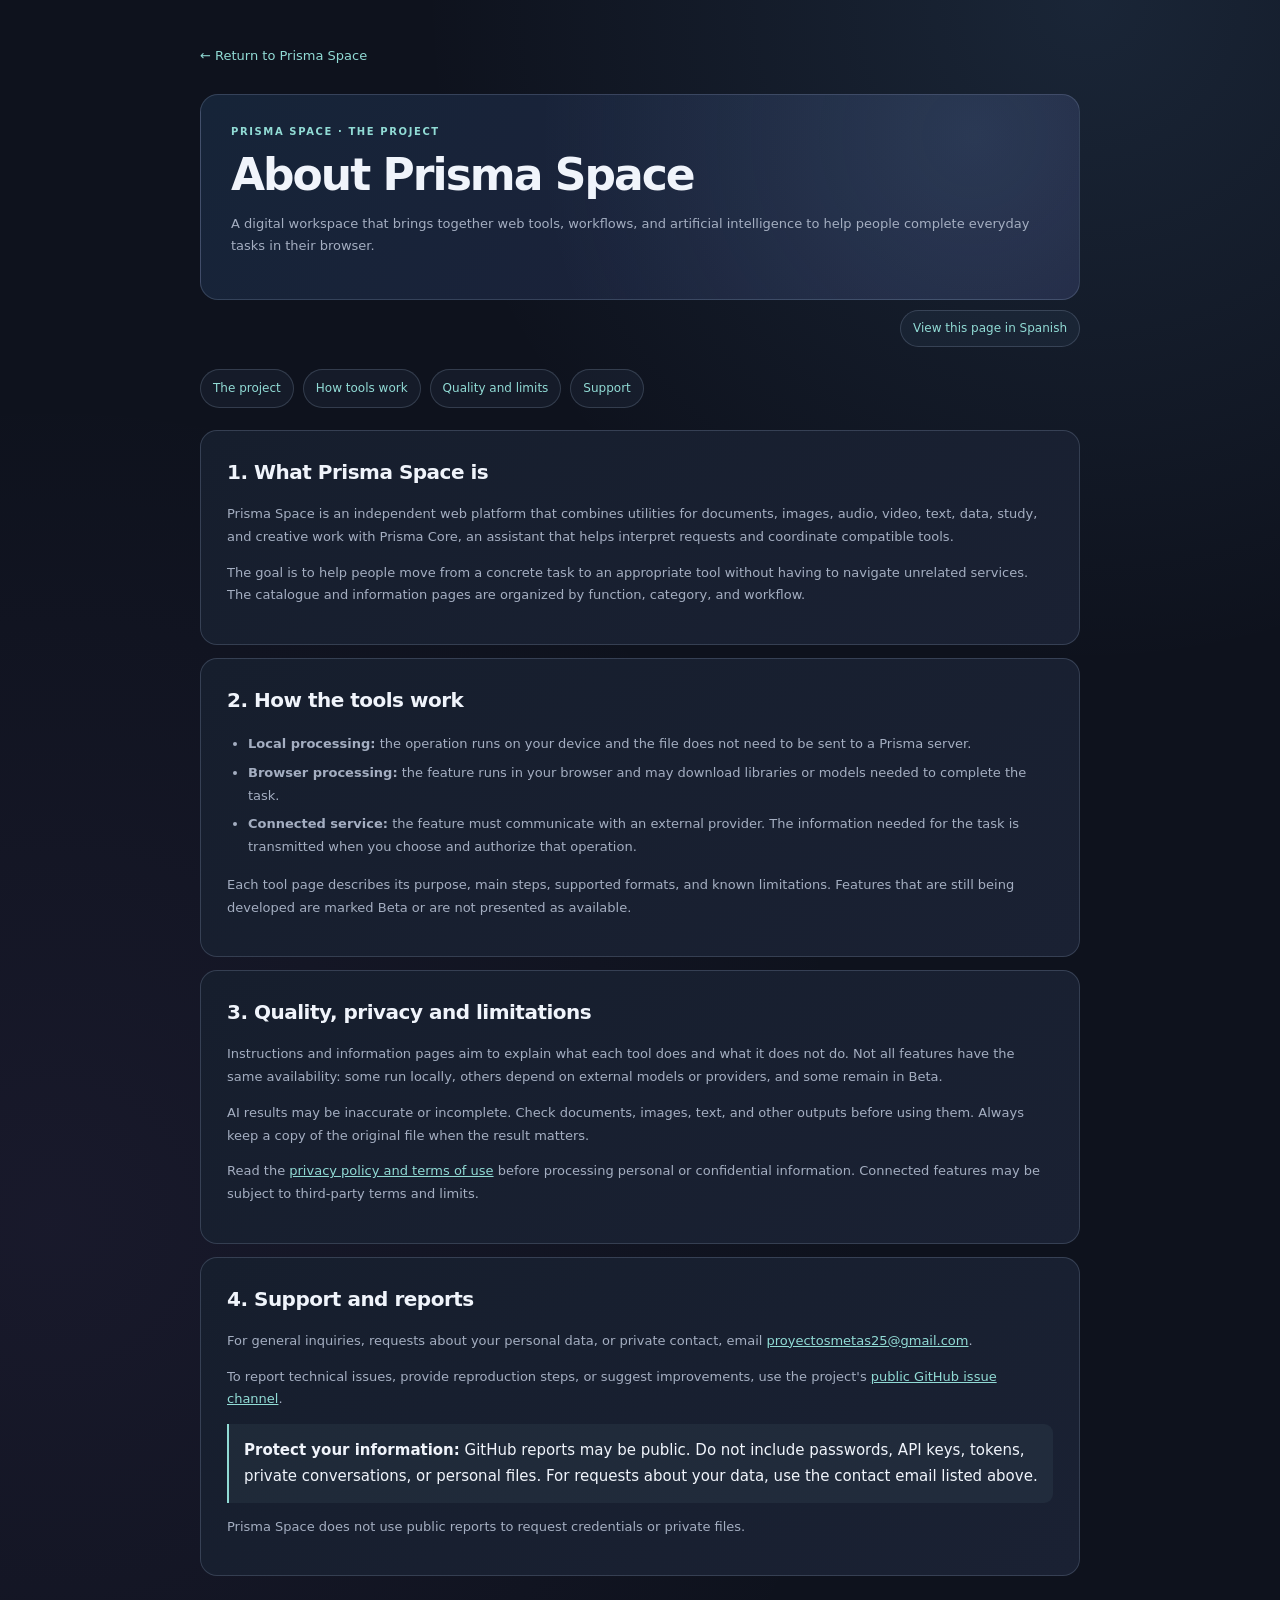
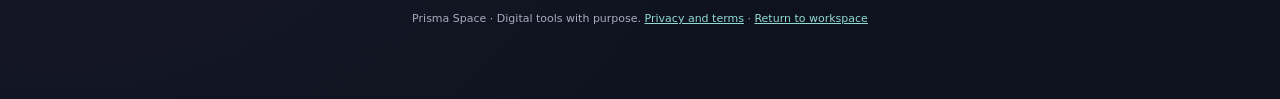
<file: prisma/about.en.html>
<!doctype html>
<html lang="en" data-theme="dark">
<head>
  <link rel="canonical" href="https://prismaspace.space/en/about">
  <link rel="alternate" hreflang="es" href="https://prismaspace.space/acerca">
  <link rel="alternate" hreflang="en" href="https://prismaspace.space/en/about">
  <link rel="alternate" hreflang="x-default" href="https://prismaspace.space/acerca">
  <meta property="og:locale" content="en_US"><meta property="og:title" content="About Prisma Space | Project, Tools and Support"><meta property="og:description" content="Learn what Prisma Space is, how its tools work, what tool statuses mean, and where to report issues."><meta property="og:url" content="https://prismaspace.space/en/about">
  <meta charset="UTF-8"><meta name="viewport" content="width=device-width, initial-scale=1">
  <meta name="theme-color" content="#0e121d"><meta name="robots" content="index,follow"><meta name="prisma-default-language" content="en">
  <meta name="description" content="Learn what Prisma Space is, how its tools work, what tool statuses mean, and where to report issues.">
  <title>About Prisma Space | Project, Tools and Support</title>
  <link rel="icon" href="/assets/prisma-mark.svg" type="image/svg+xml">
  <script>
    (()=>{try{const theme=localStorage.getItem('prisma-theme');if(theme==='light'||theme==='dark'){document.documentElement.dataset.theme=theme;const meta=document.querySelector('meta[name="theme-color"]');if(meta)meta.content=theme==='light'?'#f3f7fc':'#0e121d';}}catch{}})();
  </script>
  <style>
    :root{color-scheme:dark;--bg:#0e121d;--panel:#161d2b;--line:rgba(178,202,233,.19);--text:#f0f4fb;--muted:#a4aec1;--accent:#91dbd5}
    *{box-sizing:border-box}body{margin:0;background:radial-gradient(circle at 85% 0,rgba(105,169,229,.13),transparent 33%),radial-gradient(circle at 4% 72%,rgba(149,110,211,.08),transparent 48%),var(--bg);color:var(--text);font:15px/1.75 system-ui,-apple-system,Segoe UI,sans-serif}
    a{color:var(--accent)}a:focus-visible{outline:2px solid var(--accent);outline-offset:3px}.legal-language-options{text-align:right;margin:10px 0 20px}.legal-language-options a{display:inline-flex;padding:7px 12px;border:1px solid var(--line);border-radius:999px;text-decoration:none;font-size:12px;background:rgba(137,186,224,.06)}nav a:hover{border-color:var(--accent);background:rgba(145,219,213,.08)}.shell{width:min(880px,calc(100% - 36px));margin:0 auto;padding:42px 0 70px}.back{display:inline-flex;gap:8px;align-items:center;text-decoration:none;font-size:13px;margin-bottom:26px}
    header{padding:28px 30px;border:1px solid var(--line);border-radius:18px;background:radial-gradient(circle at 88% 20%,rgba(128,190,231,.15),transparent 55%),linear-gradient(130deg,#162438,#1d213b)}
    .eyebrow{font-size:10px;letter-spacing:.16em;color:var(--accent);font-weight:700}h1{font-size:clamp(30px,5vw,44px);line-height:1.12;letter-spacing:-.045em;margin:10px 0}
    header p,.updated{color:var(--muted);font-size:13px}nav{display:flex;gap:9px;flex-wrap:wrap;margin:22px 0}nav a{padding:8px 12px;border:1px solid var(--line);border-radius:30px;text-decoration:none;font-size:12px;background:rgba(137,186,224,.06)}
    article{padding:24px 26px;margin:13px 0;border:1px solid var(--line);border-radius:17px;background:linear-gradient(145deg,#161e2d,#1a2133);scroll-margin-top:20px}
    h2{font-size:20px;letter-spacing:-.025em;margin:0 0 12px}h3{font-size:14px;margin:20px 0 6px}p,li{color:var(--muted);font-size:13px}ul{padding-left:21px}li{margin:6px 0}
    .note{padding:13px 15px;border-left:2px solid var(--accent);background:rgba(154,219,210,.06);border-radius:0 9px 9px 0}footer{padding-top:20px;color:var(--muted);font-size:11px;text-align:center}
    :root[data-theme="light"]{color-scheme:light;--bg:#f3f7fc;--panel:#fff;--line:rgba(49,81,111,.18);--text:#1c293d;--muted:#53637b;--accent:#237b78}
    :root[data-theme="light"] header{background:radial-gradient(ellipse at 85% 15%,rgba(117,179,221,.16),transparent 70%),linear-gradient(135deg,#ffffff,#eaf3fc)}
    :root[data-theme="light"] article{background:linear-gradient(145deg,#fff,#f2f7fb)}
    :root[data-theme="light"] nav a{background:#fff}
    :root[data-theme="light"] .note{background:rgba(93,174,177,.09)}
    @media(max-width:600px){.shell{padding-top:22px}.shell header{padding:22px 19px}article{padding:20px 18px}}
  </style>
</head>
<body><main class="shell">
  <a class="back" href="/en/">← Return to Prisma Space</a>
  <header><div class="eyebrow">PRISMA SPACE · THE PROJECT</div><h1>About Prisma Space</h1><p>A digital workspace that brings together web tools, workflows, and artificial intelligence to help people complete everyday tasks in their browser.</p></header>
  <div class="legal-language-options"><a href="/acerca" hreflang="es" lang="es" aria-label="View this page in Spanish">View this page in Spanish</a></div>
  <nav aria-label="Sections on this page"><a href="#proyecto">The project</a><a href="#herramientas">How tools work</a><a href="#criterios">Quality and limits</a><a href="#soporte">Support</a></nav>
  <article id="proyecto"><h2>1. What Prisma Space is</h2>
    <p>Prisma Space is an independent web platform that combines utilities for documents, images, audio, video, text, data, study, and creative work with Prisma Core, an assistant that helps interpret requests and coordinate compatible tools.</p>
    <p>The goal is to help people move from a concrete task to an appropriate tool without having to navigate unrelated services. The catalogue and information pages are organized by function, category, and workflow.</p>
  </article>
  <article id="herramientas"><h2>2. How the tools work</h2>
    <ul>
      <li><strong>Local processing:</strong> the operation runs on your device and the file does not need to be sent to a Prisma server.</li>
      <li><strong>Browser processing:</strong> the feature runs in your browser and may download libraries or models needed to complete the task.</li>
      <li><strong>Connected service:</strong> the feature must communicate with an external provider. The information needed for the task is transmitted when you choose and authorize that operation.</li>
    </ul>
    <p>Each tool page describes its purpose, main steps, supported formats, and known limitations. Features that are still being developed are marked Beta or are not presented as available.</p>
  </article>
  <article id="criterios"><h2>3. Quality, privacy and limitations</h2>
    <p>Instructions and information pages aim to explain what each tool does and what it does not do. Not all features have the same availability: some run locally, others depend on external models or providers, and some remain in Beta.</p>
    <p>AI results may be inaccurate or incomplete. Check documents, images, text, and other outputs before using them. Always keep a copy of the original file when the result matters.</p>
    <p>Read the <a href="/en/privacy">privacy policy and terms of use</a> before processing personal or confidential information. Connected features may be subject to third-party terms and limits.</p>
  </article>
  <article id="soporte"><h2>4. Support and reports</h2>
    <p>For general inquiries, requests about your personal data, or private contact, email <a href="mailto:proyectosmetas25@gmail.com">proyectosmetas25@gmail.com</a>.</p>
    <p>To report technical issues, provide reproduction steps, or suggest improvements, use the project's <a href="https://github.com/AndresYepez23/PRISMA/issues/new" target="_blank" rel="noopener noreferrer">public GitHub issue channel</a>.</p>
    <div class="note"><strong>Protect your information:</strong> GitHub reports may be public. Do not include passwords, API keys, tokens, private conversations, or personal files. For requests about your data, use the contact email listed above.</div>
    <p>Prisma Space does not use public reports to request credentials or private files.</p>
  </article>
  <footer>Prisma Space · Digital tools with purpose. <a href="/en/privacy">Privacy and terms</a> · <a href="/en/">Return to workspace</a></footer>
</main></body></html>
</file>
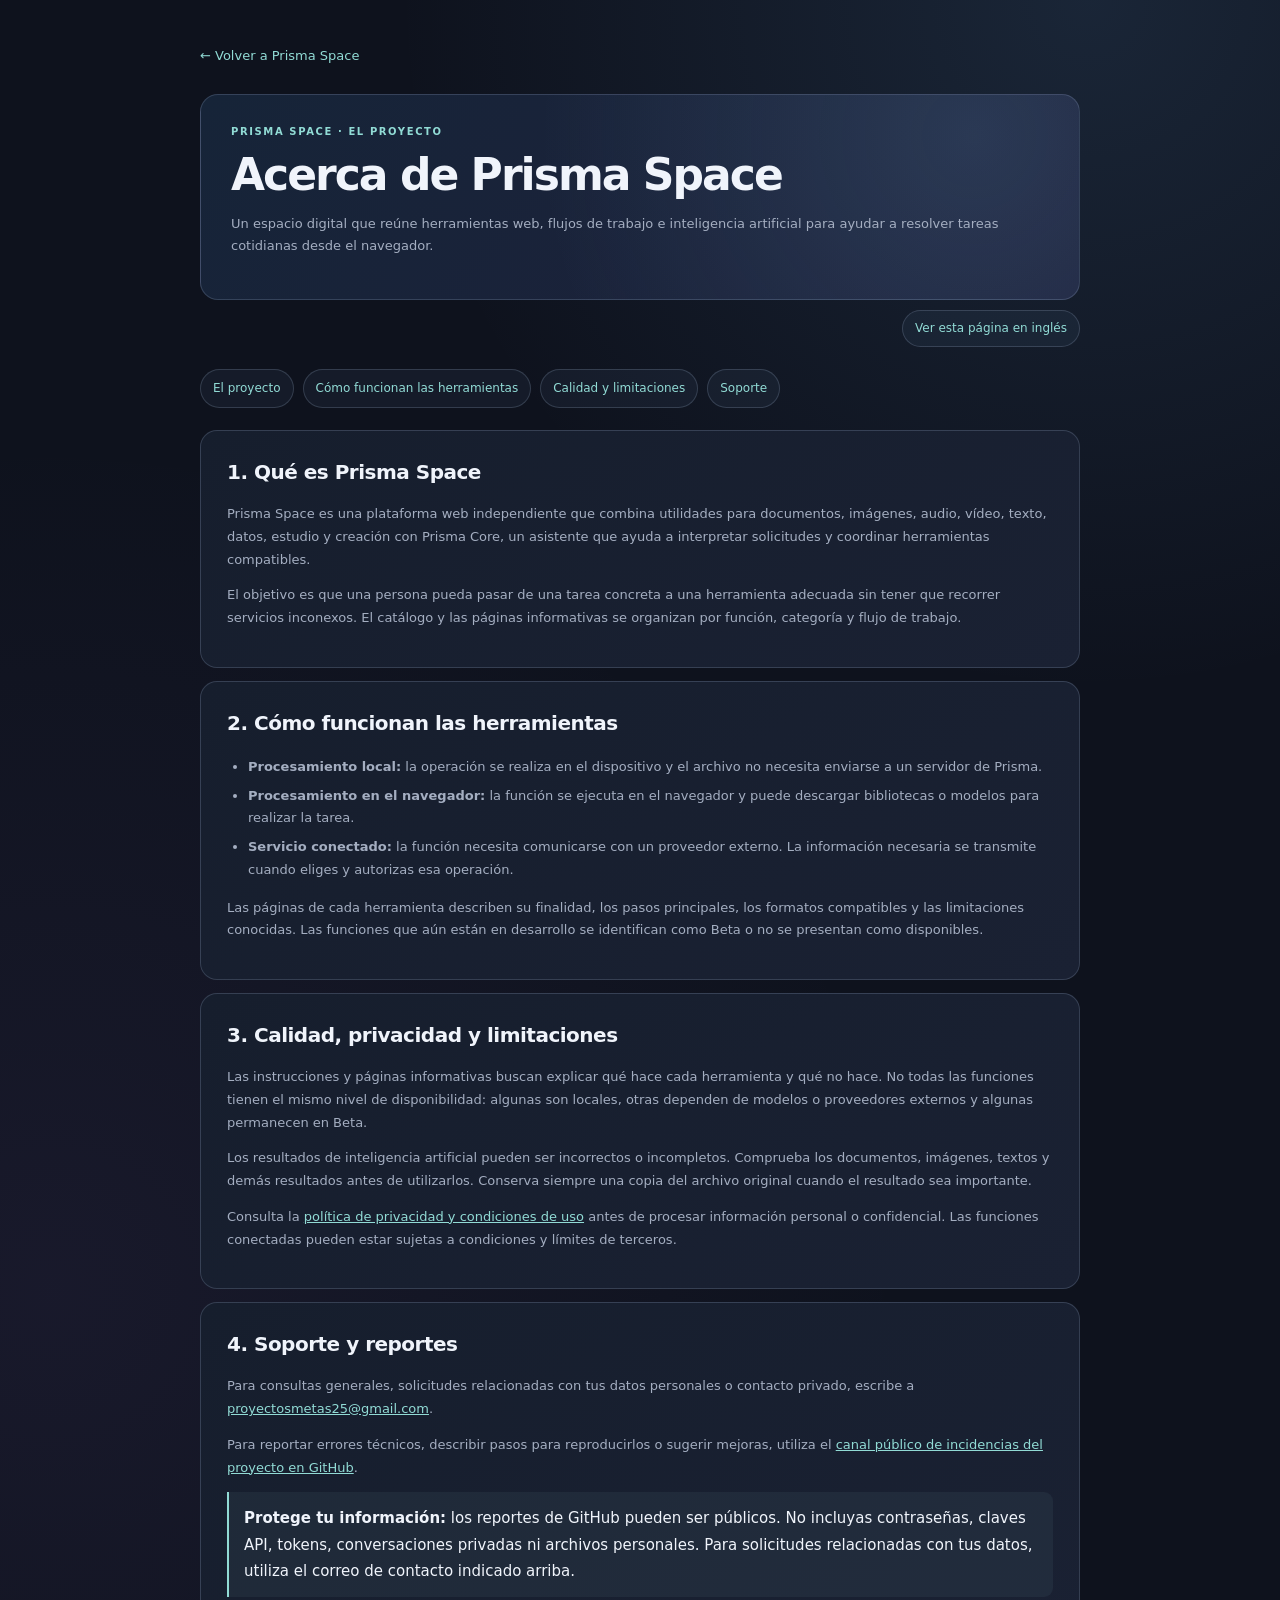
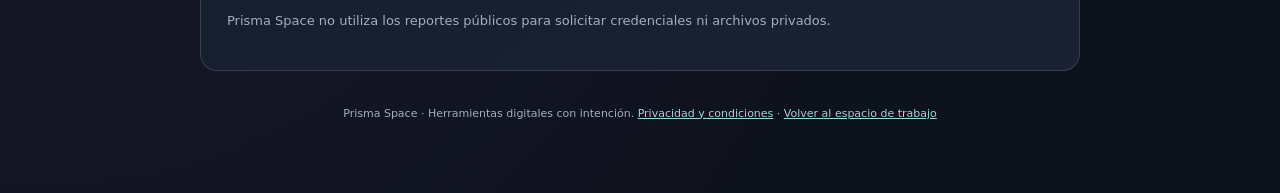
<file: prisma/about.html>
<!doctype html>
<html lang="es" data-theme="dark">
<head>
  <link rel="canonical" href="https://prismaspace.space/acerca">
  <meta charset="UTF-8"><meta name="viewport" content="width=device-width, initial-scale=1">
  <meta name="theme-color" content="#0e121d"><meta name="robots" content="index,follow">
  <meta name="description" content="Conoce qué es Prisma Space, cómo funcionan sus herramientas, qué significan sus estados y dónde reportar problemas.">
  <meta property="og:locale" content="es_ES">
  <meta property="og:title" content="Acerca de Prisma Space · Proyecto, herramientas y soporte">
  <meta property="og:description" content="Conoce qué es Prisma Space, cómo funcionan sus herramientas, qué significan sus estados y dónde reportar problemas.">
  <meta property="og:url" content="https://prismaspace.space/acerca">
  <title>Acerca de Prisma Space · Proyecto, herramientas y soporte</title>
  <link rel="icon" href="./assets/prisma-mark.svg" type="image/svg+xml">
  <script>
    (()=>{try{const theme=localStorage.getItem('prisma-theme');if(theme==='light'||theme==='dark'){document.documentElement.dataset.theme=theme;const meta=document.querySelector('meta[name="theme-color"]');if(meta)meta.content=theme==='light'?'#f3f7fc':'#0e121d';}}catch{}})();
  </script>
  <style>
    :root{color-scheme:dark;--bg:#0e121d;--panel:#161d2b;--line:rgba(178,202,233,.19);--text:#f0f4fb;--muted:#a4aec1;--accent:#91dbd5}
    *{box-sizing:border-box}body{margin:0;background:radial-gradient(circle at 85% 0,rgba(105,169,229,.13),transparent 33%),radial-gradient(circle at 4% 72%,rgba(149,110,211,.08),transparent 48%),var(--bg);color:var(--text);font:15px/1.75 system-ui,-apple-system,Segoe UI,sans-serif}
    a{color:var(--accent)}a:focus-visible{outline:2px solid var(--accent);outline-offset:3px}.legal-language-options{text-align:right;margin:10px 0 20px}.legal-language-options a{display:inline-flex;padding:7px 12px;border:1px solid var(--line);border-radius:999px;text-decoration:none;font-size:12px;background:rgba(137,186,224,.06)}nav a:hover{border-color:var(--accent);background:rgba(145,219,213,.08)}.shell{width:min(880px,calc(100% - 36px));margin:0 auto;padding:42px 0 70px}.back{display:inline-flex;gap:8px;align-items:center;text-decoration:none;font-size:13px;margin-bottom:26px}
    header{padding:28px 30px;border:1px solid var(--line);border-radius:18px;background:radial-gradient(circle at 88% 20%,rgba(128,190,231,.15),transparent 55%),linear-gradient(130deg,#162438,#1d213b)}
    .eyebrow{font-size:10px;letter-spacing:.16em;color:var(--accent);font-weight:700}h1{font-size:clamp(30px,5vw,44px);line-height:1.12;letter-spacing:-.045em;margin:10px 0}
    header p,.updated{color:var(--muted);font-size:13px}nav{display:flex;gap:9px;flex-wrap:wrap;margin:22px 0}nav a{padding:8px 12px;border:1px solid var(--line);border-radius:30px;text-decoration:none;font-size:12px;background:rgba(137,186,224,.06)}
    article{padding:24px 26px;margin:13px 0;border:1px solid var(--line);border-radius:17px;background:linear-gradient(145deg,#161e2d,#1a2133);scroll-margin-top:20px}
    h2{font-size:20px;letter-spacing:-.025em;margin:0 0 12px}h3{font-size:14px;margin:20px 0 6px}p,li{color:var(--muted);font-size:13px}ul{padding-left:21px}li{margin:6px 0}
    .note{padding:13px 15px;border-left:2px solid var(--accent);background:rgba(154,219,210,.06);border-radius:0 9px 9px 0}footer{padding-top:20px;color:var(--muted);font-size:11px;text-align:center}
    :root[data-theme="light"]{color-scheme:light;--bg:#f3f7fc;--panel:#fff;--line:rgba(49,81,111,.18);--text:#1c293d;--muted:#53637b;--accent:#237b78}
    :root[data-theme="light"] header{background:radial-gradient(ellipse at 85% 15%,rgba(117,179,221,.16),transparent 70%),linear-gradient(135deg,#ffffff,#eaf3fc)}
    :root[data-theme="light"] article{background:linear-gradient(145deg,#fff,#f2f7fb)}
    :root[data-theme="light"] nav a{background:#fff}
    :root[data-theme="light"] .note{background:rgba(93,174,177,.09)}
    @media(max-width:600px){.shell{padding-top:22px}.shell header{padding:22px 19px}article{padding:20px 18px}}
  </style>
</head>
<body><main class="shell">
  <a class="back" href="/?lang=es">← Volver a Prisma Space</a>
  <header><div class="eyebrow">PRISMA SPACE · EL PROYECTO</div><h1>Acerca de Prisma Space</h1><p>Un espacio digital que reúne herramientas web, flujos de trabajo e inteligencia artificial para ayudar a resolver tareas cotidianas desde el navegador.</p></header>
  <div class="legal-language-options"><a href="/en/about" hreflang="en" lang="en" aria-label="Ver esta página en inglés">Ver esta página en inglés</a></div>
  <nav aria-label="Secciones de esta página"><a href="#proyecto">El proyecto</a><a href="#herramientas">Cómo funcionan las herramientas</a><a href="#criterios">Calidad y limitaciones</a><a href="#soporte">Soporte</a></nav>
  <article id="proyecto"><h2>1. Qué es Prisma Space</h2>
    <p>Prisma Space es una plataforma web independiente que combina utilidades para documentos, imágenes, audio, vídeo, texto, datos, estudio y creación con Prisma Core, un asistente que ayuda a interpretar solicitudes y coordinar herramientas compatibles.</p>
    <p>El objetivo es que una persona pueda pasar de una tarea concreta a una herramienta adecuada sin tener que recorrer servicios inconexos. El catálogo y las páginas informativas se organizan por función, categoría y flujo de trabajo.</p>
  </article>
  <article id="herramientas"><h2>2. Cómo funcionan las herramientas</h2>
    <ul>
      <li><strong>Procesamiento local:</strong> la operación se realiza en el dispositivo y el archivo no necesita enviarse a un servidor de Prisma.</li>
      <li><strong>Procesamiento en el navegador:</strong> la función se ejecuta en el navegador y puede descargar bibliotecas o modelos para realizar la tarea.</li>
      <li><strong>Servicio conectado:</strong> la función necesita comunicarse con un proveedor externo. La información necesaria se transmite cuando eliges y autorizas esa operación.</li>
    </ul>
    <p>Las páginas de cada herramienta describen su finalidad, los pasos principales, los formatos compatibles y las limitaciones conocidas. Las funciones que aún están en desarrollo se identifican como Beta o no se presentan como disponibles.</p>
  </article>
  <article id="criterios"><h2>3. Calidad, privacidad y limitaciones</h2>
    <p>Las instrucciones y páginas informativas buscan explicar qué hace cada herramienta y qué no hace. No todas las funciones tienen el mismo nivel de disponibilidad: algunas son locales, otras dependen de modelos o proveedores externos y algunas permanecen en Beta.</p>
    <p>Los resultados de inteligencia artificial pueden ser incorrectos o incompletos. Comprueba los documentos, imágenes, textos y demás resultados antes de utilizarlos. Conserva siempre una copia del archivo original cuando el resultado sea importante.</p>
    <p>Consulta la <a href="/privacy">política de privacidad y condiciones de uso</a> antes de procesar información personal o confidencial. Las funciones conectadas pueden estar sujetas a condiciones y límites de terceros.</p>
  </article>
  <article id="soporte"><h2>4. Soporte y reportes</h2>
    <p>Para consultas generales, solicitudes relacionadas con tus datos personales o contacto privado, escribe a <a href="mailto:proyectosmetas25@gmail.com">proyectosmetas25@gmail.com</a>.</p>
    <p>Para reportar errores técnicos, describir pasos para reproducirlos o sugerir mejoras, utiliza el <a href="https://github.com/AndresYepez23/PRISMA/issues/new" target="_blank" rel="noopener noreferrer">canal público de incidencias del proyecto en GitHub</a>.</p>
    <div class="note"><strong>Protege tu información:</strong> los reportes de GitHub pueden ser públicos. No incluyas contraseñas, claves API, tokens, conversaciones privadas ni archivos personales. Para solicitudes relacionadas con tus datos, utiliza el correo de contacto indicado arriba.</div>
    <p>Prisma Space no utiliza los reportes públicos para solicitar credenciales ni archivos privados.</p>
  </article>
  <footer>Prisma Space · Herramientas digitales con intención. <a href="/privacy">Privacidad y condiciones</a> · <a href="/?lang=es">Volver al espacio de trabajo</a></footer>
</main></body></html>
</file>
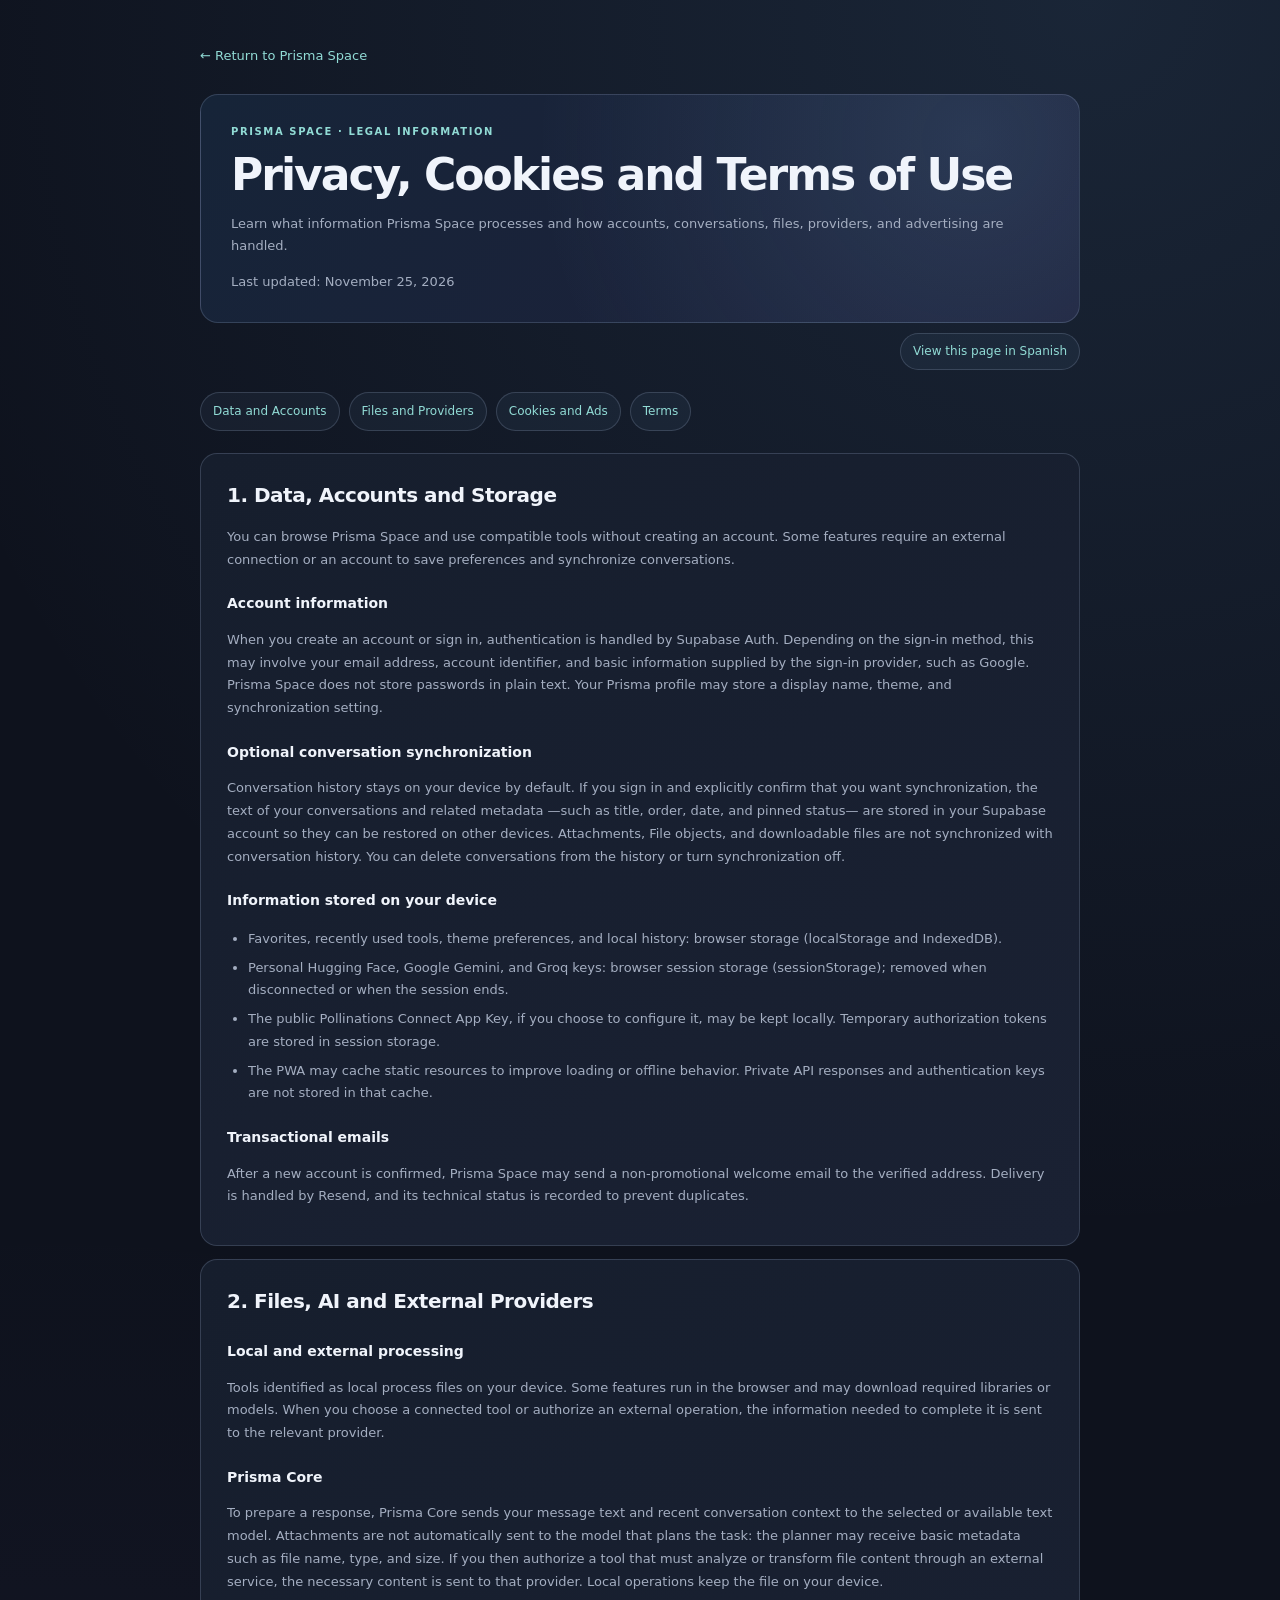
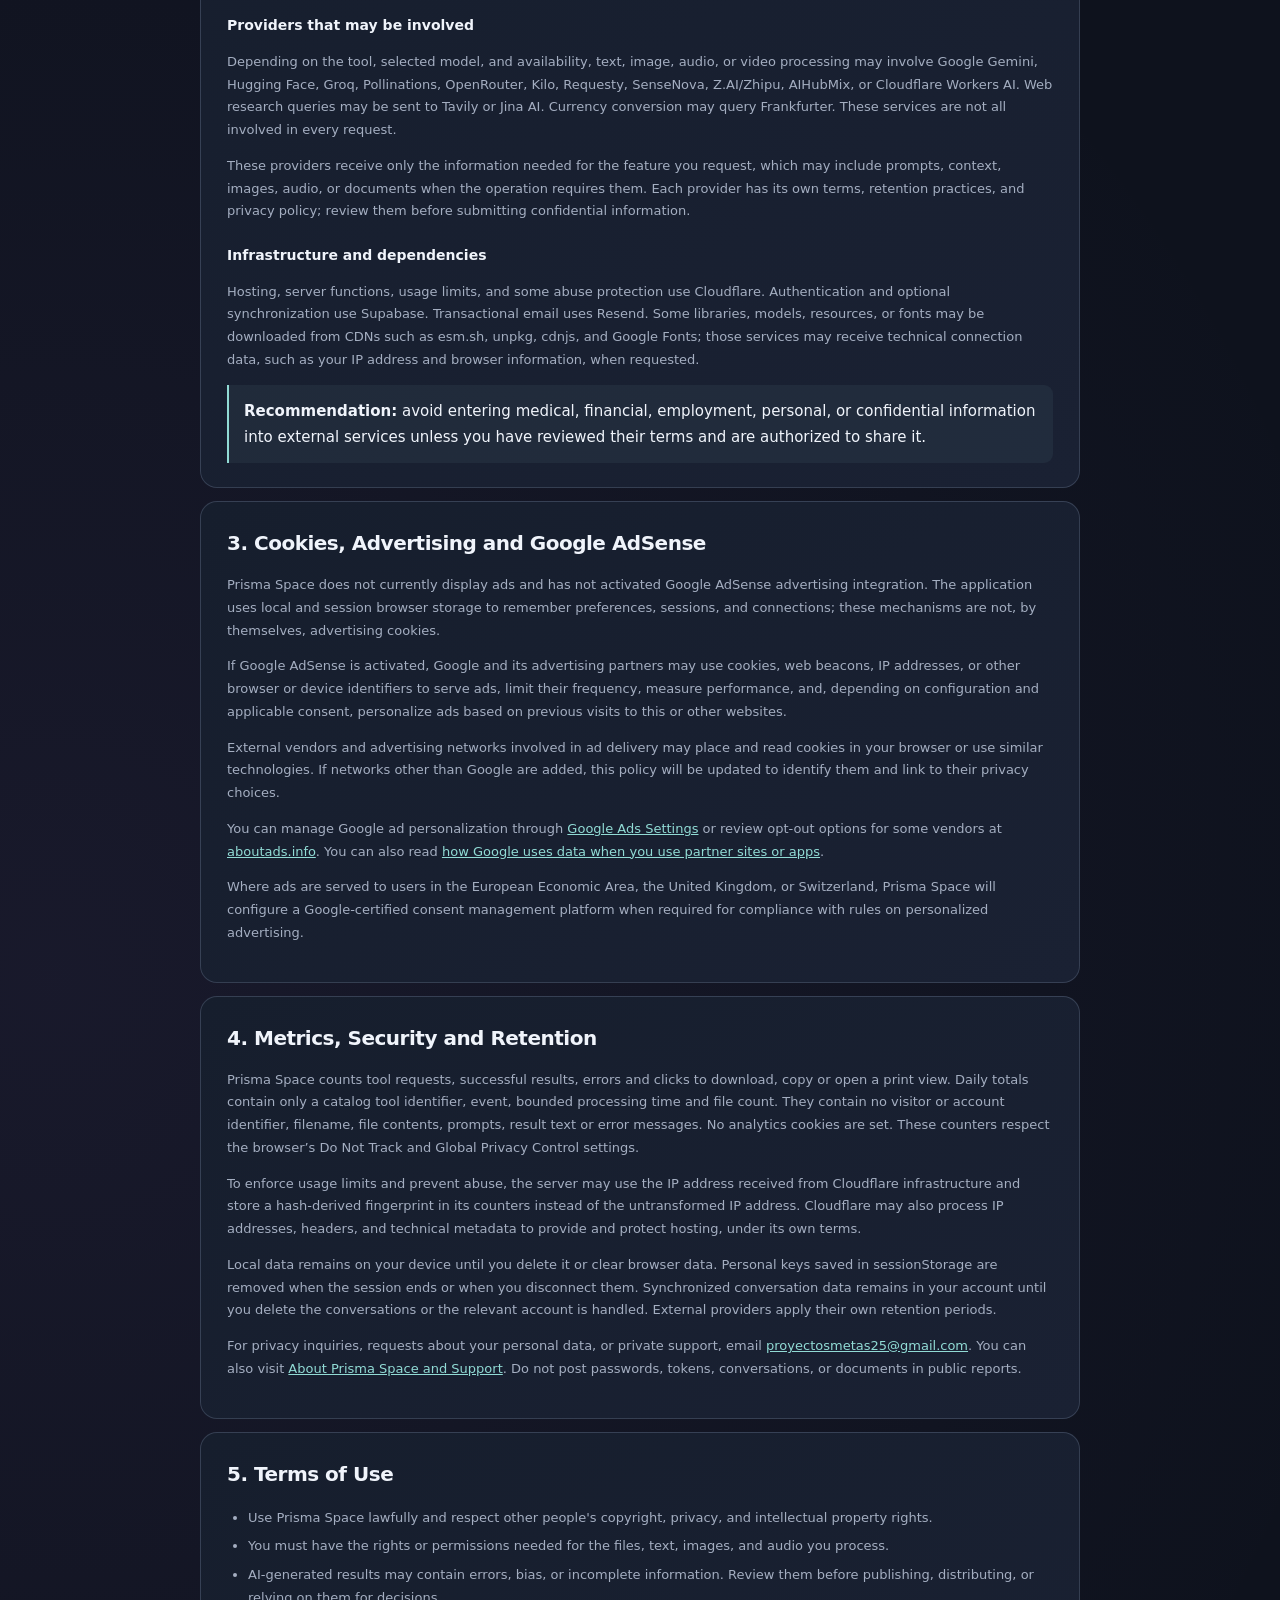
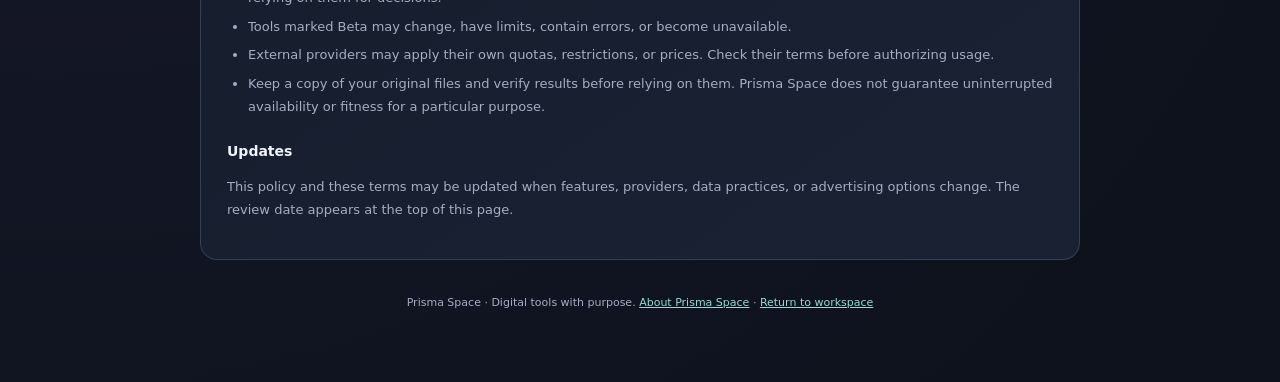
<file: prisma/privacy.en.html>
<!doctype html>
<html lang="en" data-theme="dark">
<head>
  <link rel="canonical" href="https://prismaspace.space/en/privacy">
  <link rel="alternate" hreflang="es" href="https://prismaspace.space/privacy">
  <link rel="alternate" hreflang="en" href="https://prismaspace.space/en/privacy">
  <link rel="alternate" hreflang="x-default" href="https://prismaspace.space/privacy">
  <meta property="og:locale" content="en_US"><meta property="og:title" content="Privacy and Terms | Prisma Space"><meta property="og:description" content="Learn how Prisma Space processes accounts, conversations, files, external providers, and advertising technologies."><meta property="og:url" content="https://prismaspace.space/en/privacy">
  <meta charset="UTF-8"><meta name="viewport" content="width=device-width, initial-scale=1">
  <meta name="theme-color" content="#0e121d"><meta name="robots" content="index,follow"><meta name="prisma-default-language" content="en">
  <meta name="description" content="Learn how Prisma Space processes accounts, conversations, files, external providers, and advertising technologies.">
  <title>Privacy and Terms | Prisma Space</title><link rel="icon" href="/assets/prisma-mark.svg" type="image/svg+xml">
  <script>
    (()=>{try{const theme=localStorage.getItem('prisma-theme');if(theme==='light'||theme==='dark'){document.documentElement.dataset.theme=theme;const meta=document.querySelector('meta[name="theme-color"]');if(meta)meta.content=theme==='light'?'#f3f7fc':'#0e121d';}}catch{}})();
  </script>
  <style>
    :root{color-scheme:dark;--bg:#0e121d;--panel:#161d2b;--line:rgba(178,202,233,.19);--text:#f0f4fb;--muted:#a4aec1;--accent:#91dbd5}
    *{box-sizing:border-box}body{margin:0;background:radial-gradient(circle at 85% 0,rgba(105,169,229,.13),transparent 33%),radial-gradient(circle at 4% 72%,rgba(149,110,211,.08),transparent 48%),var(--bg);color:var(--text);font:15px/1.75 system-ui,-apple-system,Segoe UI,sans-serif}
    a{color:var(--accent)}a:focus-visible{outline:2px solid var(--accent);outline-offset:3px}.legal-language-options{text-align:right;margin:10px 0 20px}.legal-language-options a{display:inline-flex;padding:7px 12px;border:1px solid var(--line);border-radius:999px;text-decoration:none;font-size:12px;background:rgba(137,186,224,.06)}nav a:hover{border-color:var(--accent);background:rgba(145,219,213,.08)}.shell{width:min(880px,calc(100% - 36px));margin:0 auto;padding:42px 0 70px}.back{display:inline-flex;gap:8px;align-items:center;text-decoration:none;font-size:13px;margin-bottom:26px}
    header{padding:28px 30px;border:1px solid var(--line);border-radius:18px;background:radial-gradient(circle at 88% 20%,rgba(128,190,231,.15),transparent 55%),linear-gradient(130deg,#162438,#1d213b)}
    .eyebrow{font-size:10px;letter-spacing:.16em;color:var(--accent);font-weight:700}h1{font-size:clamp(30px,5vw,44px);line-height:1.12;letter-spacing:-.045em;margin:10px 0}
    header p,.updated{color:var(--muted);font-size:13px}nav{display:flex;gap:9px;flex-wrap:wrap;margin:22px 0}nav a{padding:8px 12px;border:1px solid var(--line);border-radius:30px;text-decoration:none;font-size:12px;background:rgba(137,186,224,.06)}
    article{padding:24px 26px;margin:13px 0;border:1px solid var(--line);border-radius:17px;background:linear-gradient(145deg,#161e2d,#1a2133);scroll-margin-top:20px}
    h2{font-size:20px;letter-spacing:-.025em;margin:0 0 12px}h3{font-size:14px;margin:20px 0 6px}p,li{color:var(--muted);font-size:13px}ul{padding-left:21px}li{margin:6px 0}
    .note{padding:13px 15px;border-left:2px solid var(--accent);background:rgba(154,219,210,.06);border-radius:0 9px 9px 0}footer{padding-top:20px;color:var(--muted);font-size:11px;text-align:center}
    :root[data-theme="light"]{color-scheme:light;--bg:#f3f7fc;--panel:#fff;--line:rgba(49,81,111,.18);--text:#1c293d;--muted:#53637b;--accent:#237b78}
    :root[data-theme="light"] header{background:radial-gradient(ellipse at 85% 15%,rgba(117,179,221,.16),transparent 70%),linear-gradient(135deg,#ffffff,#eaf3fc)}
    :root[data-theme="light"] article{background:linear-gradient(145deg,#fff,#f2f7fb)}
    :root[data-theme="light"] nav a{background:#fff}
    :root[data-theme="light"] .note{background:rgba(93,174,177,.09)}
    @media(max-width:600px){.shell{padding-top:22px}.shell header{padding:22px 19px}article{padding:20px 18px}}
  </style>
</head>
<body><main class="shell">
  <a class="back" href="/en/">← Return to Prisma Space</a>
  <header><div class="eyebrow">PRISMA SPACE · LEGAL INFORMATION</div><h1>Privacy, Cookies and Terms of Use</h1><p>Learn what information Prisma Space processes and how accounts, conversations, files, providers, and advertising are handled.</p><div class="updated">Last updated: November 25, 2026</div></header>
  <div class="legal-language-options"><a href="/privacy" hreflang="es" lang="es" aria-label="View this page in Spanish">View this page in Spanish</a></div>
  <nav aria-label="Sections on this page"><a href="#privacidad">Data and Accounts</a><a href="#archivos">Files and Providers</a><a href="#publicidad">Cookies and Ads</a><a href="#condiciones">Terms</a></nav>
  <article id="privacidad"><h2>1. Data, Accounts and Storage</h2>
    <p>You can browse Prisma Space and use compatible tools without creating an account. Some features require an external connection or an account to save preferences and synchronize conversations.</p>
    <h3>Account information</h3>
    <p>When you create an account or sign in, authentication is handled by Supabase Auth. Depending on the sign-in method, this may involve your email address, account identifier, and basic information supplied by the sign-in provider, such as Google. Prisma Space does not store passwords in plain text. Your Prisma profile may store a display name, theme, and synchronization setting.</p>
    <h3>Optional conversation synchronization</h3>
    <p>Conversation history stays on your device by default. If you sign in and explicitly confirm that you want synchronization, the text of your conversations and related metadata —such as title, order, date, and pinned status— are stored in your Supabase account so they can be restored on other devices. Attachments, File objects, and downloadable files are not synchronized with conversation history. You can delete conversations from the history or turn synchronization off.</p>
    <h3>Information stored on your device</h3>
    <ul>
      <li>Favorites, recently used tools, theme preferences, and local history: browser storage (localStorage and IndexedDB).</li>
      <li>Personal Hugging Face, Google Gemini, and Groq keys: browser session storage (sessionStorage); removed when disconnected or when the session ends.</li>
      <li>The public Pollinations Connect App Key, if you choose to configure it, may be kept locally. Temporary authorization tokens are stored in session storage.</li>
      <li>The PWA may cache static resources to improve loading or offline behavior. Private API responses and authentication keys are not stored in that cache.</li>
    </ul>
    <h3>Transactional emails</h3>
    <p>After a new account is confirmed, Prisma Space may send a non-promotional welcome email to the verified address. Delivery is handled by Resend, and its technical status is recorded to prevent duplicates.</p>

  </article>
  <article id="archivos"><h2>2. Files, AI and External Providers</h2>
    <h3>Local and external processing</h3>
    <p>Tools identified as local process files on your device. Some features run in the browser and may download required libraries or models. When you choose a connected tool or authorize an external operation, the information needed to complete it is sent to the relevant provider.</p>
    <h3>Prisma Core</h3>
    <p>To prepare a response, Prisma Core sends your message text and recent conversation context to the selected or available text model. Attachments are not automatically sent to the model that plans the task: the planner may receive basic metadata such as file name, type, and size. If you then authorize a tool that must analyze or transform file content through an external service, the necessary content is sent to that provider. Local operations keep the file on your device.</p>
    <h3>Providers that may be involved</h3>
    <p>Depending on the tool, selected model, and availability, text, image, audio, or video processing may involve Google Gemini, Hugging Face, Groq, Pollinations, OpenRouter, Kilo, Requesty, SenseNova, Z.AI/Zhipu, AIHubMix, or Cloudflare Workers AI. Web research queries may be sent to Tavily or Jina AI. Currency conversion may query Frankfurter. These services are not all involved in every request.</p>
    <p>These providers receive only the information needed for the feature you request, which may include prompts, context, images, audio, or documents when the operation requires them. Each provider has its own terms, retention practices, and privacy policy; review them before submitting confidential information.</p>
    <h3>Infrastructure and dependencies</h3>
    <p>Hosting, server functions, usage limits, and some abuse protection use Cloudflare. Authentication and optional synchronization use Supabase. Transactional email uses Resend. Some libraries, models, resources, or fonts may be downloaded from CDNs such as esm.sh, unpkg, cdnjs, and Google Fonts; those services may receive technical connection data, such as your IP address and browser information, when requested.</p>
    <div class="note"><strong>Recommendation:</strong> avoid entering medical, financial, employment, personal, or confidential information into external services unless you have reviewed their terms and are authorized to share it.</div>
  </article>
  <article id="publicidad"><h2>3. Cookies, Advertising and Google AdSense</h2>
    <p>Prisma Space does not currently display ads and has not activated Google AdSense advertising integration. The application uses local and session browser storage to remember preferences, sessions, and connections; these mechanisms are not, by themselves, advertising cookies.</p>
    <p>If Google AdSense is activated, Google and its advertising partners may use cookies, web beacons, IP addresses, or other browser or device identifiers to serve ads, limit their frequency, measure performance, and, depending on configuration and applicable consent, personalize ads based on previous visits to this or other websites.</p>
    <p>External vendors and advertising networks involved in ad delivery may place and read cookies in your browser or use similar technologies. If networks other than Google are added, this policy will be updated to identify them and link to their privacy choices.</p>
    <p>You can manage Google ad personalization through <a href="https://adssettings.google.com/" target="_blank" rel="noopener noreferrer">Google Ads Settings</a> or review opt-out options for some vendors at <a href="https://www.aboutads.info/choices/" target="_blank" rel="noopener noreferrer">aboutads.info</a>. You can also read <a href="https://policies.google.com/technologies/partner-sites" target="_blank" rel="noopener noreferrer">how Google uses data when you use partner sites or apps</a>.</p>
    <p>Where ads are served to users in the European Economic Area, the United Kingdom, or Switzerland, Prisma Space will configure a Google-certified consent management platform when required for compliance with rules on personalized advertising.</p>
  </article>
  <article id="seguridad"><h2>4. Metrics, Security and Retention</h2>
    <p>Prisma Space counts tool requests, successful results, errors and clicks to download, copy or open a print view. Daily totals contain only a catalog tool identifier, event, bounded processing time and file count. They contain no visitor or account identifier, filename, file contents, prompts, result text or error messages. No analytics cookies are set. These counters respect the browser’s Do Not Track and Global Privacy Control settings.</p>
    <p>To enforce usage limits and prevent abuse, the server may use the IP address received from Cloudflare infrastructure and store a hash-derived fingerprint in its counters instead of the untransformed IP address. Cloudflare may also process IP addresses, headers, and technical metadata to provide and protect hosting, under its own terms.</p>
    <p>Local data remains on your device until you delete it or clear browser data. Personal keys saved in sessionStorage are removed when the session ends or when you disconnect them. Synchronized conversation data remains in your account until you delete the conversations or the relevant account is handled. External providers apply their own retention periods.</p>
    <p>For privacy inquiries, requests about your personal data, or private support, email <a href="mailto:proyectosmetas25@gmail.com">proyectosmetas25@gmail.com</a>. You can also visit <a href="/en/about#soporte">About Prisma Space and Support</a>. Do not post passwords, tokens, conversations, or documents in public reports.</p>
  </article>
  <article id="condiciones"><h2>5. Terms of Use</h2>
    <ul>
      <li>Use Prisma Space lawfully and respect other people's copyright, privacy, and intellectual property rights.</li>
      <li>You must have the rights or permissions needed for the files, text, images, and audio you process.</li>
      <li>AI-generated results may contain errors, bias, or incomplete information. Review them before publishing, distributing, or relying on them for decisions.</li>
      <li>Tools marked Beta may change, have limits, contain errors, or become unavailable.</li>
      <li>External providers may apply their own quotas, restrictions, or prices. Check their terms before authorizing usage.</li>
      <li>Keep a copy of your original files and verify results before relying on them. Prisma Space does not guarantee uninterrupted availability or fitness for a particular purpose.</li>
    </ul>
    <h3>Updates</h3>
    <p>This policy and these terms may be updated when features, providers, data practices, or advertising options change. The review date appears at the top of this page.</p>
  </article>
  <footer>Prisma Space · Digital tools with purpose. <a href="/en/about">About Prisma Space</a> · <a href="/en/">Return to workspace</a></footer>
</main></body></html>
</file>
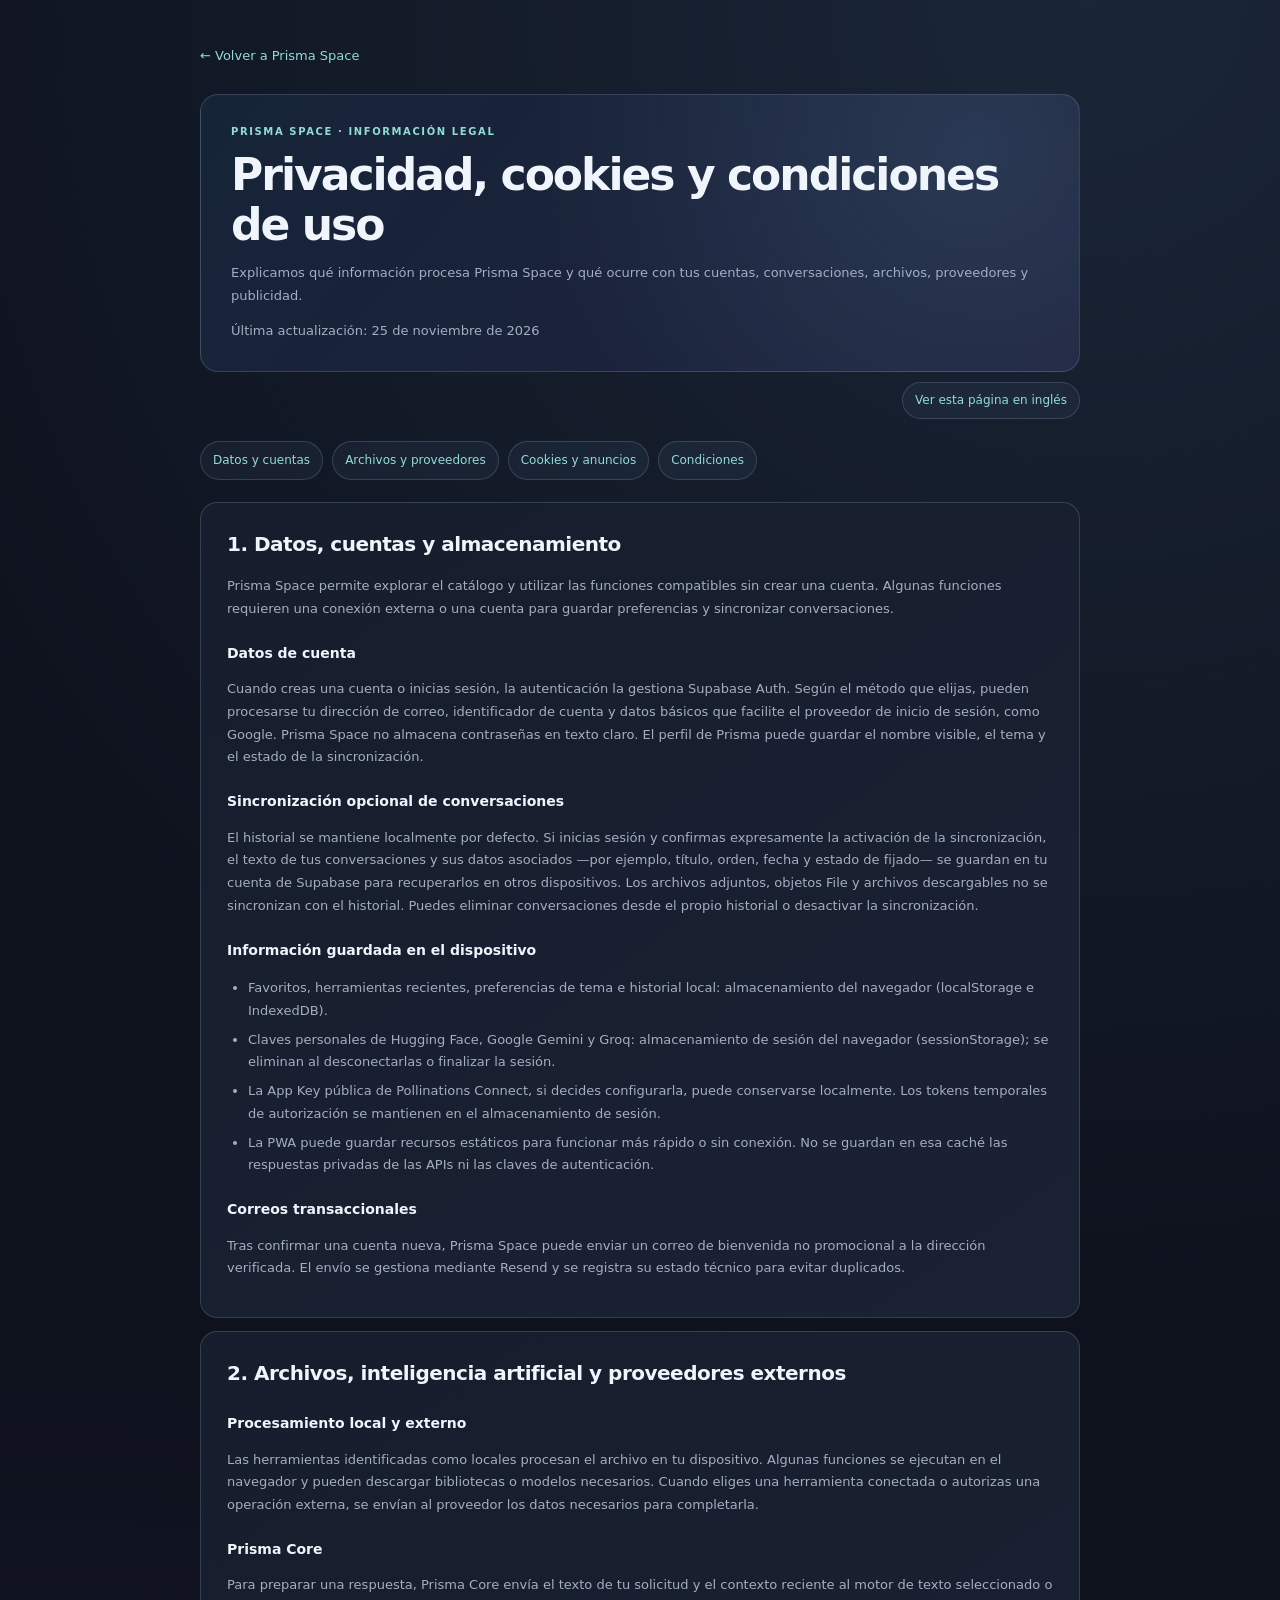
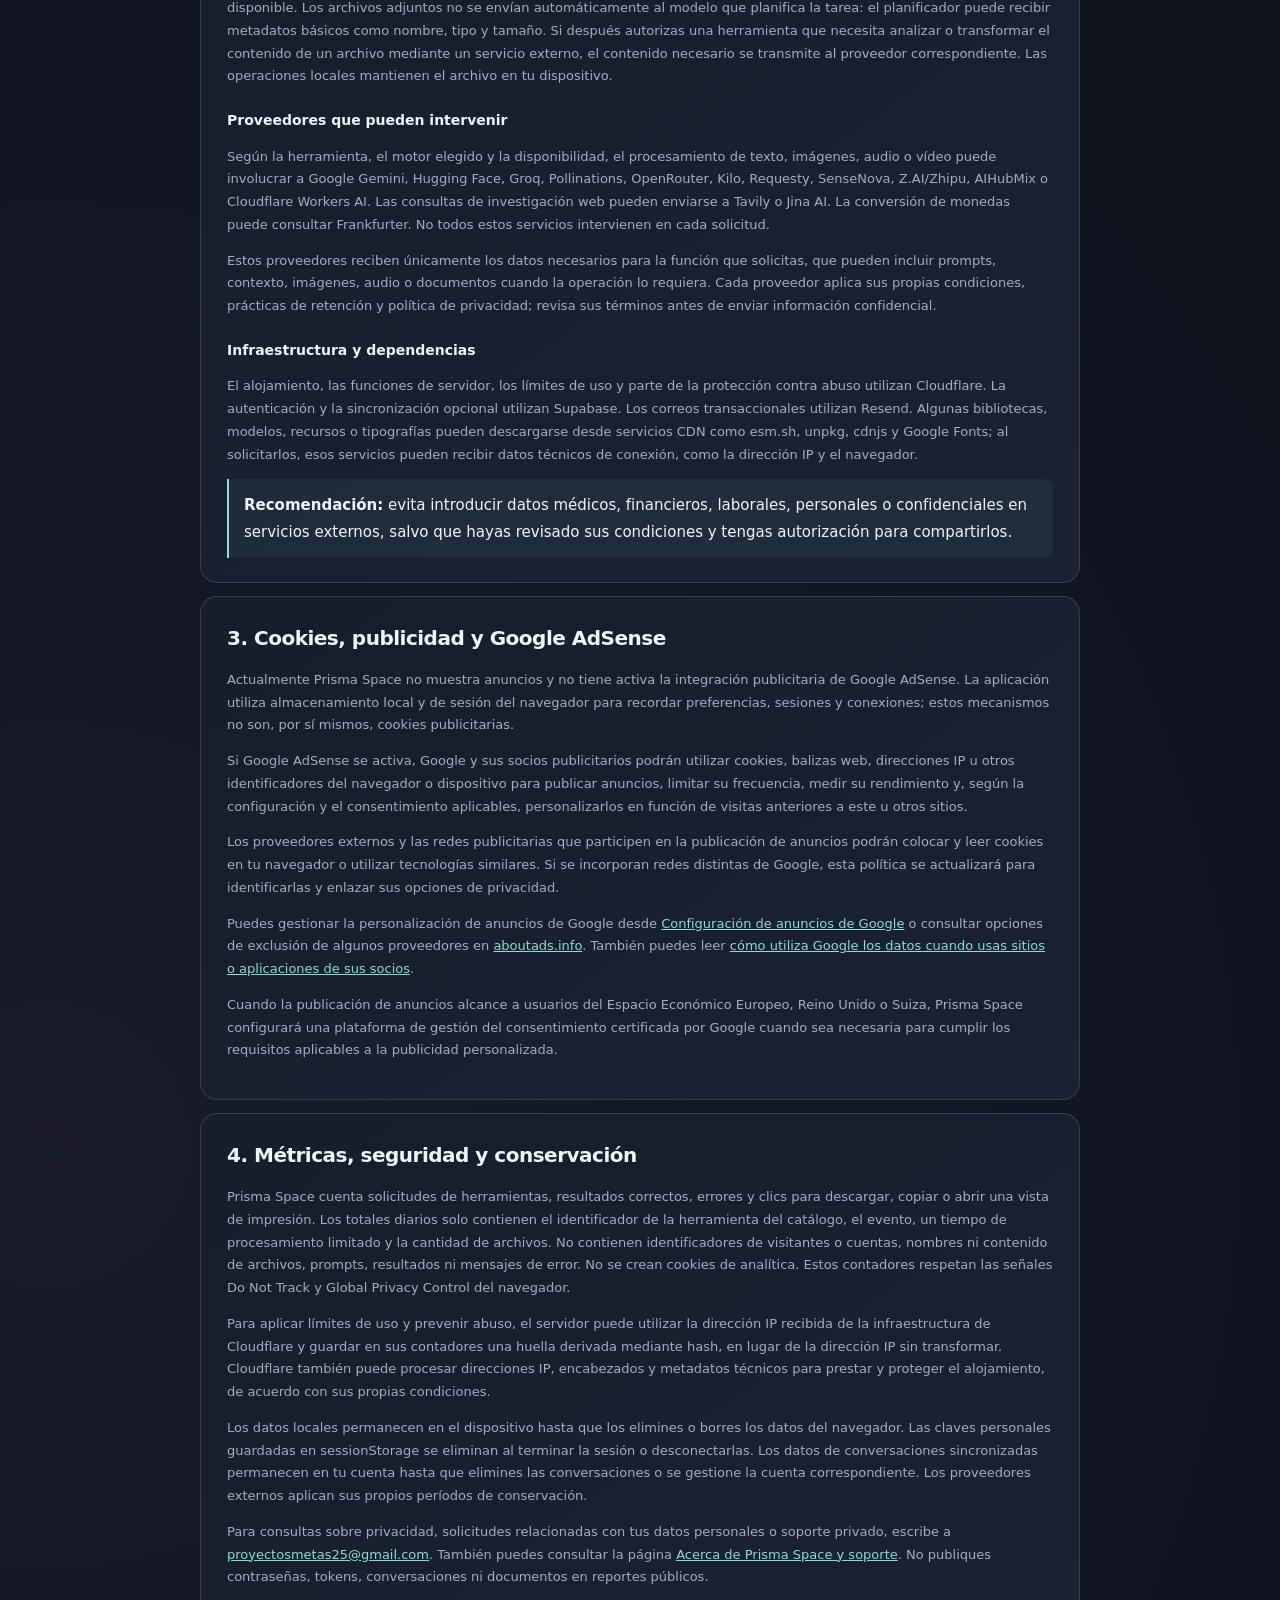
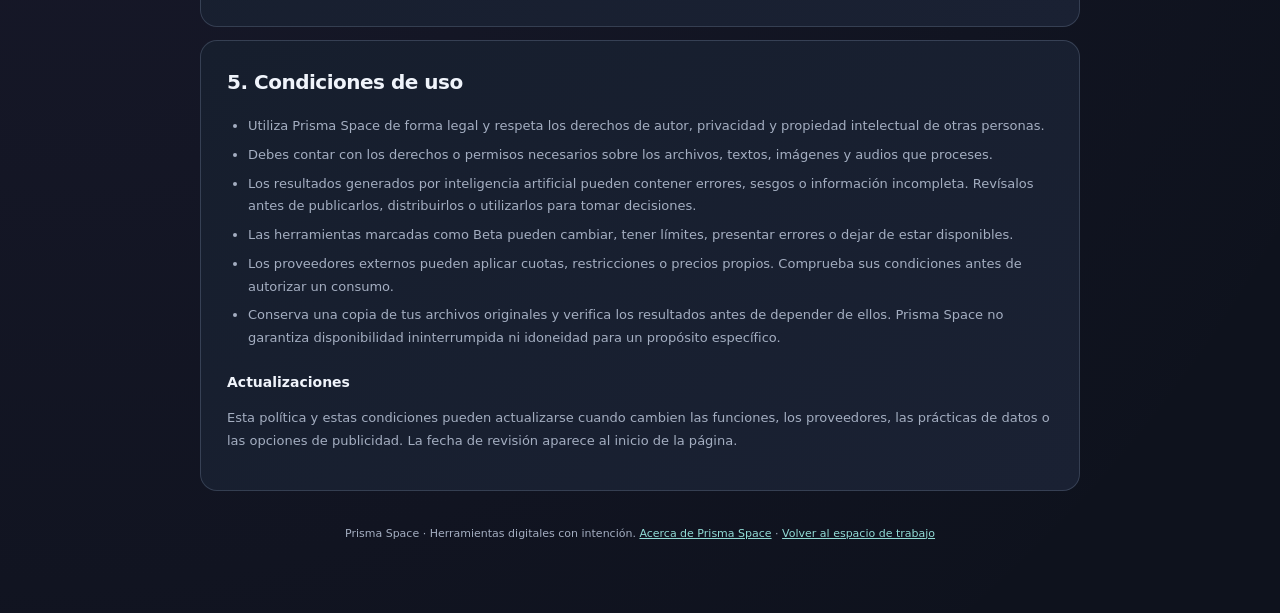
<file: prisma/privacy.html>
<!doctype html>
<html lang="es" data-theme="dark">
<head>
  <link rel="canonical" href="https://prismaspace.space/privacy">
  <meta charset="UTF-8"><meta name="viewport" content="width=device-width, initial-scale=1">
  <meta name="theme-color" content="#0e121d"><meta name="robots" content="index,follow">
  <meta name="description" content="Consulta cómo Prisma Space procesa cuentas, conversaciones, archivos, proveedores externos y tecnologías publicitarias.">
  <meta property="og:locale" content="es_ES">
  <meta property="og:title" content="Privacidad y condiciones · Prisma Space">
  <meta property="og:description" content="Consulta cómo Prisma Space procesa cuentas, conversaciones, archivos, proveedores externos y tecnologías publicitarias.">
  <meta property="og:url" content="https://prismaspace.space/privacy">
  <title>Privacidad y condiciones · Prisma Space</title><link rel="icon" href="./assets/prisma-mark.svg" type="image/svg+xml">
  <script>
    (()=>{try{const theme=localStorage.getItem('prisma-theme');if(theme==='light'||theme==='dark'){document.documentElement.dataset.theme=theme;const meta=document.querySelector('meta[name="theme-color"]');if(meta)meta.content=theme==='light'?'#f3f7fc':'#0e121d';}}catch{}})();
  </script>
  <style>
    :root{color-scheme:dark;--bg:#0e121d;--panel:#161d2b;--line:rgba(178,202,233,.19);--text:#f0f4fb;--muted:#a4aec1;--accent:#91dbd5}
    *{box-sizing:border-box}body{margin:0;background:radial-gradient(circle at 85% 0,rgba(105,169,229,.13),transparent 33%),radial-gradient(circle at 4% 72%,rgba(149,110,211,.08),transparent 48%),var(--bg);color:var(--text);font:15px/1.75 system-ui,-apple-system,Segoe UI,sans-serif}
    a{color:var(--accent)}a:focus-visible{outline:2px solid var(--accent);outline-offset:3px}.legal-language-options{text-align:right;margin:10px 0 20px}.legal-language-options a{display:inline-flex;padding:7px 12px;border:1px solid var(--line);border-radius:999px;text-decoration:none;font-size:12px;background:rgba(137,186,224,.06)}nav a:hover{border-color:var(--accent);background:rgba(145,219,213,.08)}.shell{width:min(880px,calc(100% - 36px));margin:0 auto;padding:42px 0 70px}.back{display:inline-flex;gap:8px;align-items:center;text-decoration:none;font-size:13px;margin-bottom:26px}
    header{padding:28px 30px;border:1px solid var(--line);border-radius:18px;background:radial-gradient(circle at 88% 20%,rgba(128,190,231,.15),transparent 55%),linear-gradient(130deg,#162438,#1d213b)}
    .eyebrow{font-size:10px;letter-spacing:.16em;color:var(--accent);font-weight:700}h1{font-size:clamp(30px,5vw,44px);line-height:1.12;letter-spacing:-.045em;margin:10px 0}
    header p,.updated{color:var(--muted);font-size:13px}nav{display:flex;gap:9px;flex-wrap:wrap;margin:22px 0}nav a{padding:8px 12px;border:1px solid var(--line);border-radius:30px;text-decoration:none;font-size:12px;background:rgba(137,186,224,.06)}
    article{padding:24px 26px;margin:13px 0;border:1px solid var(--line);border-radius:17px;background:linear-gradient(145deg,#161e2d,#1a2133);scroll-margin-top:20px}
    h2{font-size:20px;letter-spacing:-.025em;margin:0 0 12px}h3{font-size:14px;margin:20px 0 6px}p,li{color:var(--muted);font-size:13px}ul{padding-left:21px}li{margin:6px 0}
    .note{padding:13px 15px;border-left:2px solid var(--accent);background:rgba(154,219,210,.06);border-radius:0 9px 9px 0}footer{padding-top:20px;color:var(--muted);font-size:11px;text-align:center}
    :root[data-theme="light"]{color-scheme:light;--bg:#f3f7fc;--panel:#fff;--line:rgba(49,81,111,.18);--text:#1c293d;--muted:#53637b;--accent:#237b78}
    :root[data-theme="light"] header{background:radial-gradient(ellipse at 85% 15%,rgba(117,179,221,.16),transparent 70%),linear-gradient(135deg,#ffffff,#eaf3fc)}
    :root[data-theme="light"] article{background:linear-gradient(145deg,#fff,#f2f7fb)}
    :root[data-theme="light"] nav a{background:#fff}
    :root[data-theme="light"] .note{background:rgba(93,174,177,.09)}
    @media(max-width:600px){.shell{padding-top:22px}.shell header{padding:22px 19px}article{padding:20px 18px}}
  </style>
</head>
<body><main class="shell">
  <a class="back" href="/?lang=es">← Volver a Prisma Space</a>
  <header><div class="eyebrow">PRISMA SPACE · INFORMACIÓN LEGAL</div><h1>Privacidad, cookies y condiciones de uso</h1><p>Explicamos qué información procesa Prisma Space y qué ocurre con tus cuentas, conversaciones, archivos, proveedores y publicidad.</p><div class="updated">Última actualización: 25 de noviembre de 2026</div></header>
  <div class="legal-language-options"><a href="/en/privacy" hreflang="en" lang="en" aria-label="Ver esta página en inglés">Ver esta página en inglés</a></div>
  <nav aria-label="Secciones de esta página"><a href="#privacidad">Datos y cuentas</a><a href="#archivos">Archivos y proveedores</a><a href="#publicidad">Cookies y anuncios</a><a href="#condiciones">Condiciones</a></nav>
  <article id="privacidad"><h2>1. Datos, cuentas y almacenamiento</h2>
    <p>Prisma Space permite explorar el catálogo y utilizar las funciones compatibles sin crear una cuenta. Algunas funciones requieren una conexión externa o una cuenta para guardar preferencias y sincronizar conversaciones.</p>
    <h3>Datos de cuenta</h3>
    <p>Cuando creas una cuenta o inicias sesión, la autenticación la gestiona Supabase Auth. Según el método que elijas, pueden procesarse tu dirección de correo, identificador de cuenta y datos básicos que facilite el proveedor de inicio de sesión, como Google. Prisma Space no almacena contraseñas en texto claro. El perfil de Prisma puede guardar el nombre visible, el tema y el estado de la sincronización.</p>
    <h3>Sincronización opcional de conversaciones</h3>
    <p>El historial se mantiene localmente por defecto. Si inicias sesión y confirmas expresamente la activación de la sincronización, el texto de tus conversaciones y sus datos asociados —por ejemplo, título, orden, fecha y estado de fijado— se guardan en tu cuenta de Supabase para recuperarlos en otros dispositivos. Los archivos adjuntos, objetos File y archivos descargables no se sincronizan con el historial. Puedes eliminar conversaciones desde el propio historial o desactivar la sincronización.</p>
    <h3>Información guardada en el dispositivo</h3>
    <ul>
      <li>Favoritos, herramientas recientes, preferencias de tema e historial local: almacenamiento del navegador (localStorage e IndexedDB).</li>
      <li>Claves personales de Hugging Face, Google Gemini y Groq: almacenamiento de sesión del navegador (sessionStorage); se eliminan al desconectarlas o finalizar la sesión.</li>
      <li>La App Key pública de Pollinations Connect, si decides configurarla, puede conservarse localmente. Los tokens temporales de autorización se mantienen en el almacenamiento de sesión.</li>
      <li>La PWA puede guardar recursos estáticos para funcionar más rápido o sin conexión. No se guardan en esa caché las respuestas privadas de las APIs ni las claves de autenticación.</li>
    </ul>
    <h3>Correos transaccionales</h3>
    <p>Tras confirmar una cuenta nueva, Prisma Space puede enviar un correo de bienvenida no promocional a la dirección verificada. El envío se gestiona mediante Resend y se registra su estado técnico para evitar duplicados.</p>

  </article>
  <article id="archivos"><h2>2. Archivos, inteligencia artificial y proveedores externos</h2>
    <h3>Procesamiento local y externo</h3>
    <p>Las herramientas identificadas como locales procesan el archivo en tu dispositivo. Algunas funciones se ejecutan en el navegador y pueden descargar bibliotecas o modelos necesarios. Cuando eliges una herramienta conectada o autorizas una operación externa, se envían al proveedor los datos necesarios para completarla.</p>
    <h3>Prisma Core</h3>
    <p>Para preparar una respuesta, Prisma Core envía el texto de tu solicitud y el contexto reciente al motor de texto seleccionado o disponible. Los archivos adjuntos no se envían automáticamente al modelo que planifica la tarea: el planificador puede recibir metadatos básicos como nombre, tipo y tamaño. Si después autorizas una herramienta que necesita analizar o transformar el contenido de un archivo mediante un servicio externo, el contenido necesario se transmite al proveedor correspondiente. Las operaciones locales mantienen el archivo en tu dispositivo.</p>
    <h3>Proveedores que pueden intervenir</h3>
    <p>Según la herramienta, el motor elegido y la disponibilidad, el procesamiento de texto, imágenes, audio o vídeo puede involucrar a Google Gemini, Hugging Face, Groq, Pollinations, OpenRouter, Kilo, Requesty, SenseNova, Z.AI/Zhipu, AIHubMix o Cloudflare Workers AI. Las consultas de investigación web pueden enviarse a Tavily o Jina AI. La conversión de monedas puede consultar Frankfurter. No todos estos servicios intervienen en cada solicitud.</p>
    <p>Estos proveedores reciben únicamente los datos necesarios para la función que solicitas, que pueden incluir prompts, contexto, imágenes, audio o documentos cuando la operación lo requiera. Cada proveedor aplica sus propias condiciones, prácticas de retención y política de privacidad; revisa sus términos antes de enviar información confidencial.</p>
    <h3>Infraestructura y dependencias</h3>
    <p>El alojamiento, las funciones de servidor, los límites de uso y parte de la protección contra abuso utilizan Cloudflare. La autenticación y la sincronización opcional utilizan Supabase. Los correos transaccionales utilizan Resend. Algunas bibliotecas, modelos, recursos o tipografías pueden descargarse desde servicios CDN como esm.sh, unpkg, cdnjs y Google Fonts; al solicitarlos, esos servicios pueden recibir datos técnicos de conexión, como la dirección IP y el navegador.</p>
    <div class="note"><strong>Recomendación:</strong> evita introducir datos médicos, financieros, laborales, personales o confidenciales en servicios externos, salvo que hayas revisado sus condiciones y tengas autorización para compartirlos.</div>
  </article>
  <article id="publicidad"><h2>3. Cookies, publicidad y Google AdSense</h2>
    <p>Actualmente Prisma Space no muestra anuncios y no tiene activa la integración publicitaria de Google AdSense. La aplicación utiliza almacenamiento local y de sesión del navegador para recordar preferencias, sesiones y conexiones; estos mecanismos no son, por sí mismos, cookies publicitarias.</p>
    <p>Si Google AdSense se activa, Google y sus socios publicitarios podrán utilizar cookies, balizas web, direcciones IP u otros identificadores del navegador o dispositivo para publicar anuncios, limitar su frecuencia, medir su rendimiento y, según la configuración y el consentimiento aplicables, personalizarlos en función de visitas anteriores a este u otros sitios.</p>
    <p>Los proveedores externos y las redes publicitarias que participen en la publicación de anuncios podrán colocar y leer cookies en tu navegador o utilizar tecnologías similares. Si se incorporan redes distintas de Google, esta política se actualizará para identificarlas y enlazar sus opciones de privacidad.</p>
    <p>Puedes gestionar la personalización de anuncios de Google desde <a href="https://adssettings.google.com/" target="_blank" rel="noopener noreferrer">Configuración de anuncios de Google</a> o consultar opciones de exclusión de algunos proveedores en <a href="https://www.aboutads.info/choices/" target="_blank" rel="noopener noreferrer">aboutads.info</a>. También puedes leer <a href="https://policies.google.com/technologies/partner-sites" target="_blank" rel="noopener noreferrer">cómo utiliza Google los datos cuando usas sitios o aplicaciones de sus socios</a>.</p>
    <p>Cuando la publicación de anuncios alcance a usuarios del Espacio Económico Europeo, Reino Unido o Suiza, Prisma Space configurará una plataforma de gestión del consentimiento certificada por Google cuando sea necesaria para cumplir los requisitos aplicables a la publicidad personalizada.</p>
  </article>
  <article id="seguridad"><h2>4. Métricas, seguridad y conservación</h2>
    <p>Prisma Space cuenta solicitudes de herramientas, resultados correctos, errores y clics para descargar, copiar o abrir una vista de impresión. Los totales diarios solo contienen el identificador de la herramienta del catálogo, el evento, un tiempo de procesamiento limitado y la cantidad de archivos. No contienen identificadores de visitantes o cuentas, nombres ni contenido de archivos, prompts, resultados ni mensajes de error. No se crean cookies de analítica. Estos contadores respetan las señales Do Not Track y Global Privacy Control del navegador.</p>
    <p>Para aplicar límites de uso y prevenir abuso, el servidor puede utilizar la dirección IP recibida de la infraestructura de Cloudflare y guardar en sus contadores una huella derivada mediante hash, en lugar de la dirección IP sin transformar. Cloudflare también puede procesar direcciones IP, encabezados y metadatos técnicos para prestar y proteger el alojamiento, de acuerdo con sus propias condiciones.</p>
    <p>Los datos locales permanecen en el dispositivo hasta que los elimines o borres los datos del navegador. Las claves personales guardadas en sessionStorage se eliminan al terminar la sesión o desconectarlas. Los datos de conversaciones sincronizadas permanecen en tu cuenta hasta que elimines las conversaciones o se gestione la cuenta correspondiente. Los proveedores externos aplican sus propios períodos de conservación.</p>
    <p>Para consultas sobre privacidad, solicitudes relacionadas con tus datos personales o soporte privado, escribe a <a href="mailto:proyectosmetas25@gmail.com">proyectosmetas25@gmail.com</a>. También puedes consultar la página <a href="/acerca#soporte">Acerca de Prisma Space y soporte</a>. No publiques contraseñas, tokens, conversaciones ni documentos en reportes públicos.</p>
  </article>
  <article id="condiciones"><h2>5. Condiciones de uso</h2>
    <ul>
      <li>Utiliza Prisma Space de forma legal y respeta los derechos de autor, privacidad y propiedad intelectual de otras personas.</li>
      <li>Debes contar con los derechos o permisos necesarios sobre los archivos, textos, imágenes y audios que proceses.</li>
      <li>Los resultados generados por inteligencia artificial pueden contener errores, sesgos o información incompleta. Revísalos antes de publicarlos, distribuirlos o utilizarlos para tomar decisiones.</li>
      <li>Las herramientas marcadas como Beta pueden cambiar, tener límites, presentar errores o dejar de estar disponibles.</li>
      <li>Los proveedores externos pueden aplicar cuotas, restricciones o precios propios. Comprueba sus condiciones antes de autorizar un consumo.</li>
      <li>Conserva una copia de tus archivos originales y verifica los resultados antes de depender de ellos. Prisma Space no garantiza disponibilidad ininterrumpida ni idoneidad para un propósito específico.</li>
    </ul>
    <h3>Actualizaciones</h3>
    <p>Esta política y estas condiciones pueden actualizarse cuando cambien las funciones, los proveedores, las prácticas de datos o las opciones de publicidad. La fecha de revisión aparece al inicio de la página.</p>
  </article>
  <footer>Prisma Space · Herramientas digitales con intención. <a href="/acerca">Acerca de Prisma Space</a> · <a href="/?lang=es">Volver al espacio de trabajo</a></footer>
</main></body></html>
</file>
